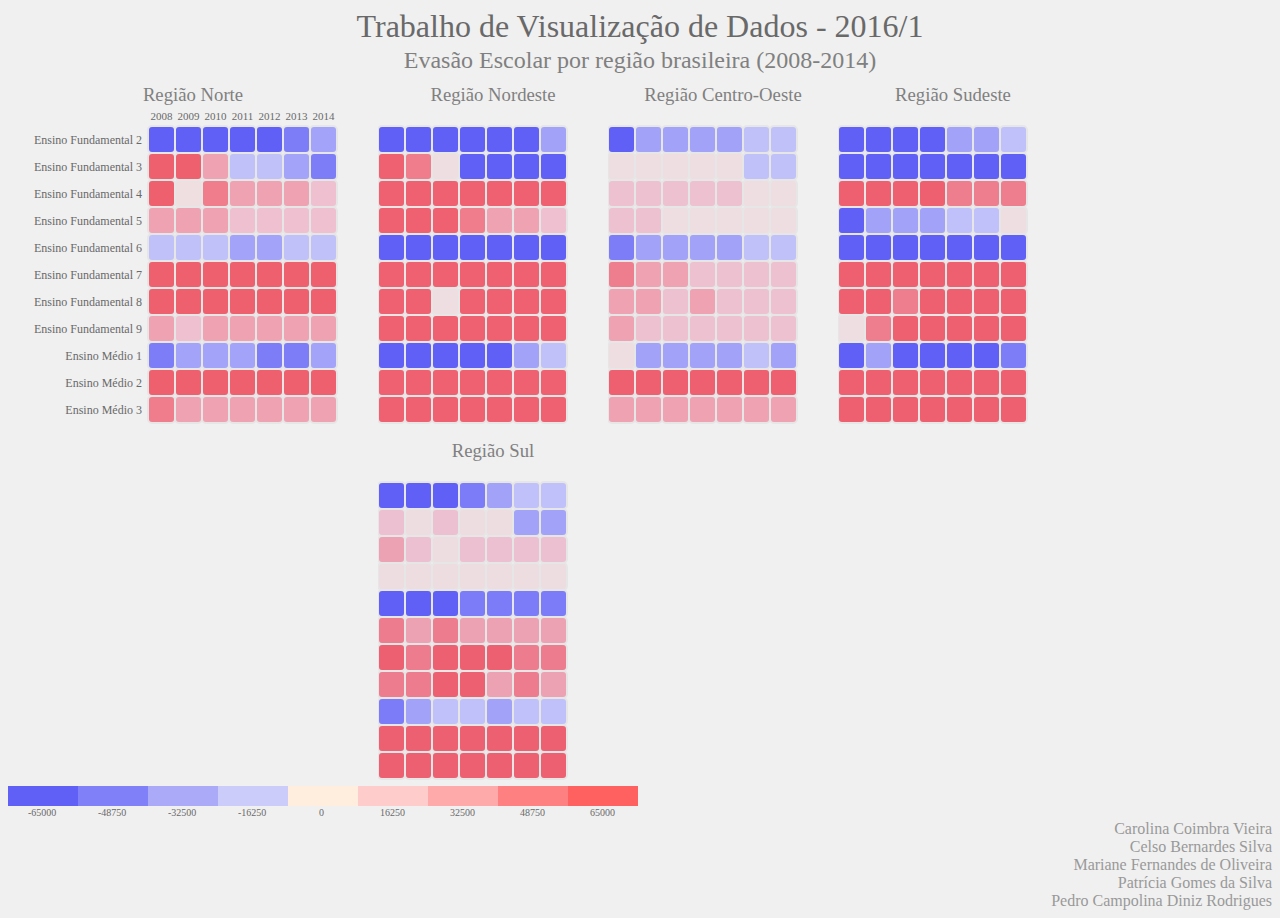
<file: index.html>
<!DOCTYPE html>
<html>
  <head>
    <title>Evasão escolar por região brasileira (2008-2014)</title>    
    <meta charset="utf-8"/>
    <script type="text/javascript" src="d3/d3.min.js"></script>
    <link rel="stylesheet" type="text/css" href="index.css">

  </head>
  <body>

    <h1>Trabalho de Visualização de Dados - 2016/1</h1>
    <h2>Evasão Escolar por região brasileira (2008-2014)</h2>
       
    <div id="evasao">

      <div id="evasaoNorte"><h3>Região Norte</h3></div>
      <div id="evasaoNordeste"><h3>Região Nordeste</h3></div>
      <div id="evasaoCentroOeste"><h3>Região Centro-Oeste</h3></div>
      <div id="evasaoSudeste"><h3>Região Sudeste</h3></div>
      <div id="evasaoSul"><h3>Região Sul</h3></div>

    </div>
    
    <footer>Carolina Coimbra Vieira</footer>
    <footer>Celso Bernardes Silva</footer>
    <footer>Mariane Fernandes de Oliveira</footer>
    <footer>Patrícia Gomes da Silva</footer>
    <footer>Pedro Campolina Diniz Rodrigues</footer>
    
    
    <script type="text/javascript" src="Evasao.js"></script>
  </body>
</html>
</file>
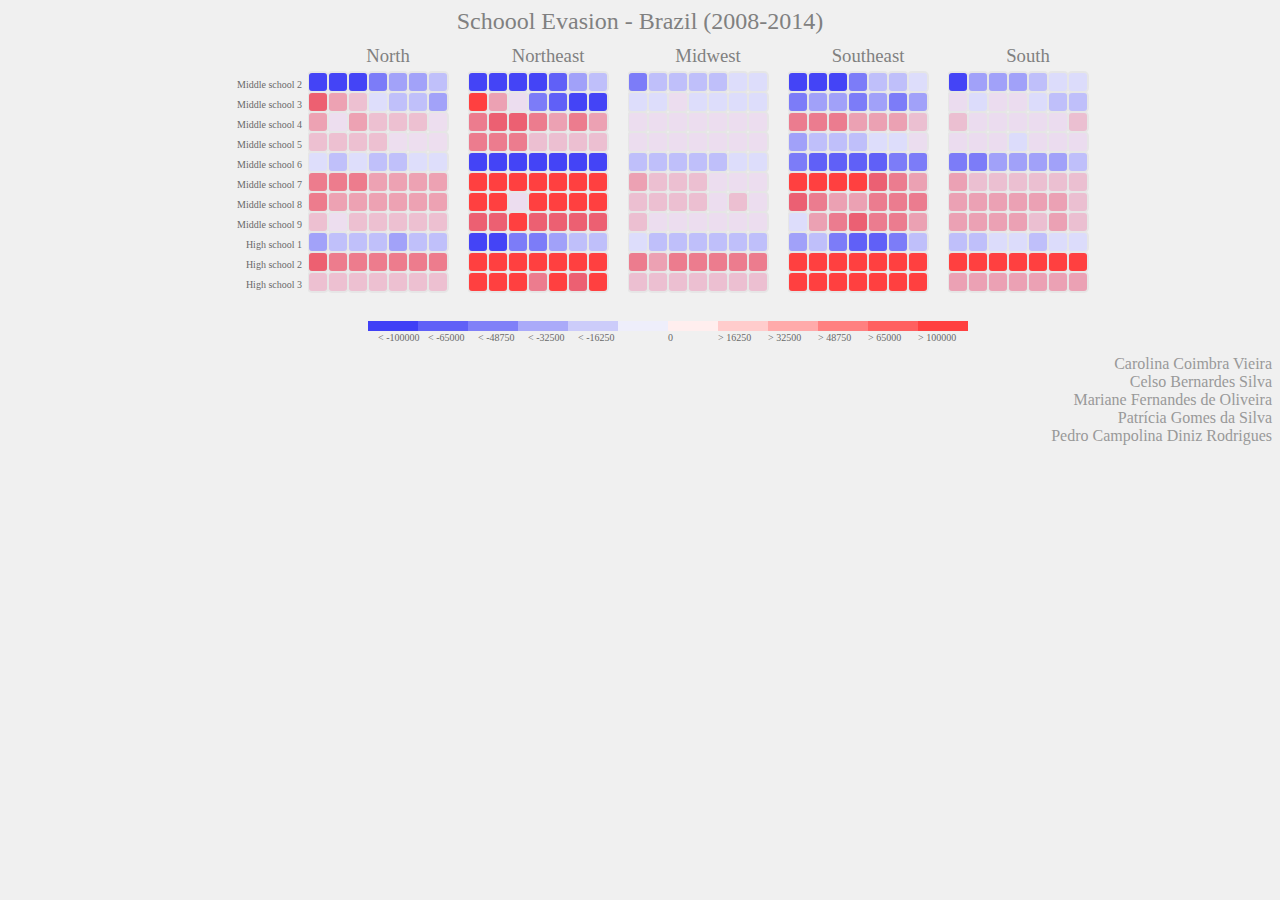
<file: Interativo/index.html>
<!DOCTYPE html>
<html>
  <head>
    <title>Brazil</title>    
    <meta charset="utf-8"/>
    <script type="text/javascript" src="d3/d3.min.js"></script>
    <link rel="stylesheet" type="text/css" href="index.css">

  </head>
  <body>
    <h2>Schoool Evasion - Brazil (2008-2014)</h2>
       
    <div id="evasion">
      <div id="schoolLevel"></div>
      <div id="evasionNorth"><h3>North</h3></div>
      <div id="evasionNortheast"><h3>Northeast</h3></div>
      <div id="evasionMidwest"><h3>Midwest</h3></div>
      <div id="evasionSoutheast"><h3>Southeast</h3></div>
      <div id="evasionSouth"><h3>South</h3></div>

    </div>
    
    <footer>Carolina Coimbra Vieira</footer>
    <footer>Celso Bernardes Silva</footer>
    <footer>Mariane Fernandes de Oliveira</footer>
    <footer>Patrícia Gomes da Silva</footer>
    <footer>Pedro Campolina Diniz Rodrigues</footer>
    
    
    <script type="text/javascript" src="evasion.js"></script>
  </body>
</html>
</file>
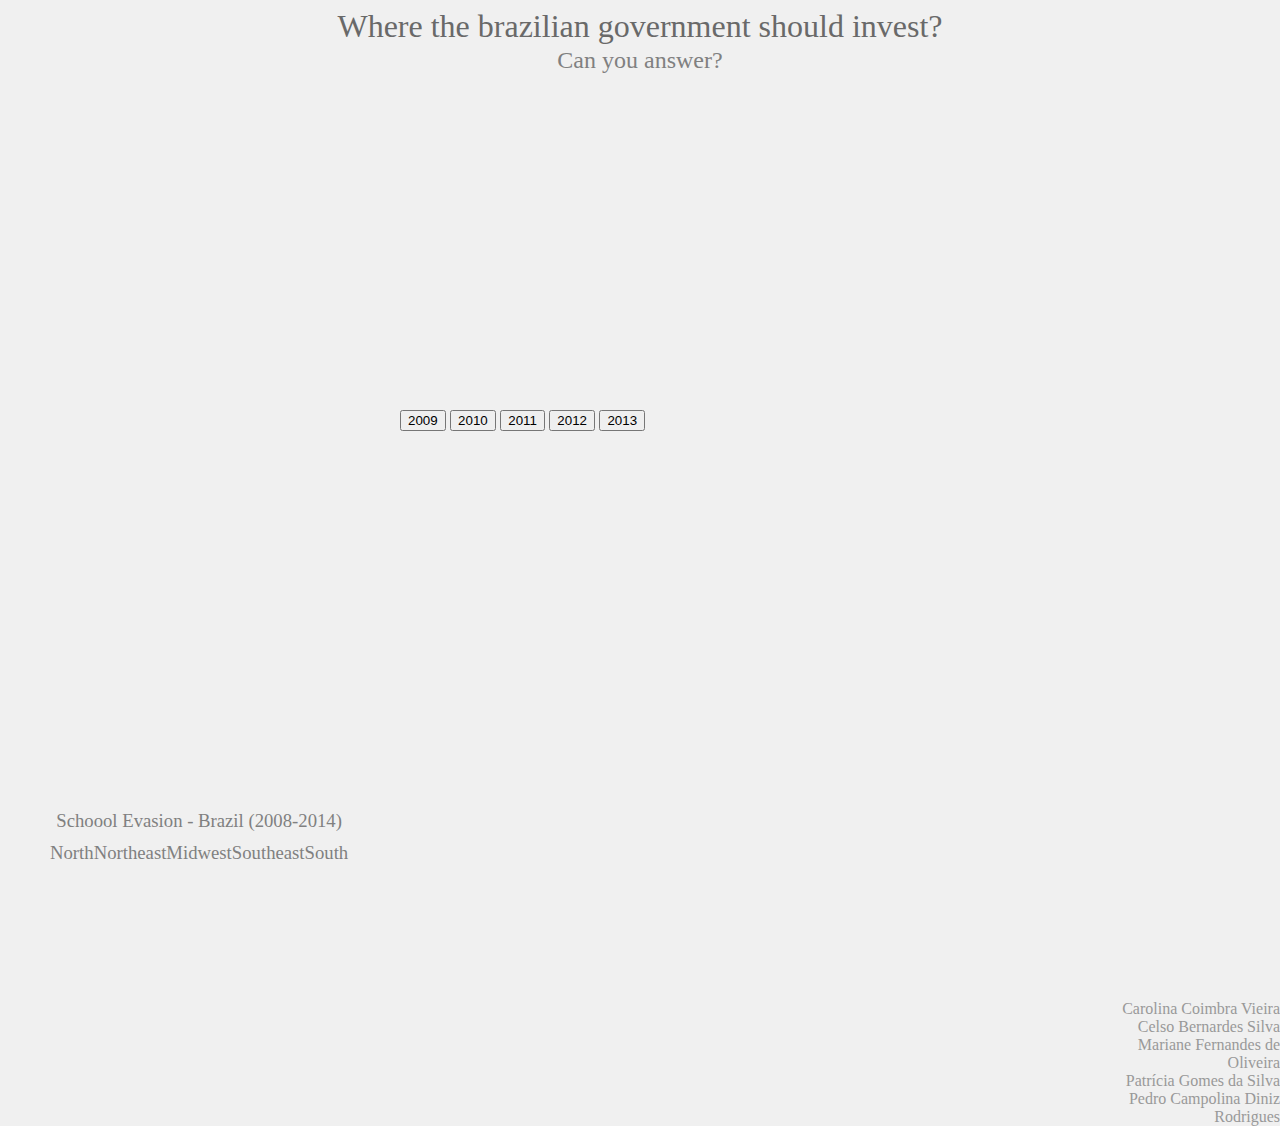
<file: Painel/index.html>
<!DOCTYPE html>
<html>
  <head>
    <title>Brazil</title>    
    <meta charset="utf-8"/>
    <script src="https://d3js.org/d3.v3.min.js"></script>
    <script src="https://d3js.org/d3-queue.v2.min.js"></script>
    <script src="https://d3js.org/topojson.v1.min.js"></script>
        
    <link rel="stylesheet" type="text/css" href="index.css">

  </head>
  <body>
    
    <h1>Where the brazilian government should invest?</h1>
    <h2>Can you answer?</h2>

    <div id="evasion"><h3>Schoool Evasion - Brazil (2008-2014)</h3>
      <div id="schoolLevel"></div>
      <div id="evasionNorth"><h3>North</h3></div>
      <div id="evasionNortheast"><h3>Northeast</h3></div>
      <div id="evasionMidwest"><h3>Midwest</h3></div>
      <div id="evasionSoutheast"><h3>Southeast</h3></div>
      <div id="evasionSouth"><h3>South</h3></div>
    </div>

    
	<div id="squareOne"></div>
	<div id="squareTwo"></div>
	<div id="squareThree"></div>
	<div id="squareFour"></div>
	<div id="squareFive"></div>
    
  <script type="text/javascript" src="evasion.js"></script>
  <script type="text/javascript" src="map.js"></script>
  <script type="text/javascript" src="bar_chart.js"></script>
	<script type="text/javascript" src="donut_chart.js"></script>
	<script type="text/javascript" src = "medley.js"></script>
	<script type="text/javascript" src = "d3.layout.cloud.js"></script>

	<div id ="buttons">
        <input name="2009Button" type="button" value="2009" onclick="setYear(0)"/>
        <input name="2010Button" type="button" value="2010" onclick="setYear(1)"/>
        <input name="2011Button" type="button" value="2011" onclick="setYear(2)"/>
        <input name="2012Button" type="button" value="2012" onclick="setYear(3)"/>
        <input name="2013Button" type="button" value="2013" onclick="setYear(4)"/>
  </div>

  <div id= "names">
    <footer>Carolina Coimbra Vieira</footer>
    <footer>Celso Bernardes Silva</footer>
    <footer>Mariane Fernandes de Oliveira</footer>
    <footer>Patrícia Gomes da Silva</footer>
    <footer>Pedro Campolina Diniz Rodrigues</footer>
  </div>
	
  </body>
</html>
</file>
<file: index.css>
body{
	background-color: #F0F0F0;
}

h1 {
	font-family: "Tahoma";
    font-size: 35;
    font-weight: 400;
    color: #696969;
    text-align: center;
    margin: 2px;

}
h2{
	font-family: "Tahoma";
    font-size: 25;
    font-weight: 400;
    color: #808080;
    text-align: center;
    margin: 0px;
}
h3{
    font-family: "Tahoma";
    font-size: 15;
    font-weight: 200;
    color: #808080;
    text-align: center;
    margin-top: 10px;
    margin-bottom: 0px;
}

footer {
	font-family: "Tahoma";
    font-size: 10;
    font-weight: 200;
    color: #999999;
    text-align: right;
    margin: 0px;
}


rect.borda {
    stroke: #E6E6E6;
    stroke-width:2px;   
}


#evasao{
    margin: 0px;
}
#evasaoNorte {
    position: relative;
    float: left;
    margin: 0px;
}
#evasaoNordeste {
    position: relative;
    float: left;
    margin: 0px;
}
#evasaoCentroOeste {
    position: relative;
    float: left;
    margin: 0px;
}
#evasaoSudeste {
    position: relative;
    float: left;
    margin: 0px;
}
#evasaoSul {
    position: relative;
    float: left;
    margin: 0px;
}
</file>
<file: Interativo/index.css>
body{
	background-color: #F0F0F0;
}

h2{
	font-family: "Tahoma";
    font-size: 25;
    font-weight: 400;
    color: #808080;
    text-align: center;
    margin: 0px;
}
h3{
    font-family: "Tahoma";
    font-size: 15;
    font-weight: 200;
    color: #808080;
    text-align: center;
    margin-top: 10px;
    margin-bottom: 0px;
}

footer {
	font-family: "Tahoma";
    font-size: 10;
    font-weight: 200;
    color: #999999;
    text-align: right;
    margin: 0px;
}

rect.contour {
    stroke: #E6E6E6;
    stroke-width:2px;   
}

div.tooltip {
    position: absolute;    
    text-align: center;    
    width: 90px;          
    height: 70px;        
    padding: 2px;      
    font: 10px Tahoma;    
    background: rgba(0, 0, 0, 0.8);
    border: 0px;    
    border-radius: 2px;    
    pointer-events: none;    
    color: #FFFFFF;  
}

#evasion{
    margin: 0px;
}
#schoolLevel {
    position: relative;
    float: left;
    margin: 0px;
}
#evasionNorth {
    position: relative;
    float: left;
    margin: 0px;
}
#evasionNortheast {
    position: relative;
    float: left;
    margin: 0px;
}
#evasionMidwest {
    position: relative;
    float: left;
    margin: 0px;
}
#evasionSoutheast {
    position: relative;
    float: left;
    margin: 0px;
}
#evasionSouth {
    position: relative;
    float: left;
    margin: 0px;
}
</file>
<file: Painel/index.css>
body {
  font-family: "Exo 2", sans-serif;
  background-color: #F0F0F0;
  color: #333;
}
h1 {
	font-family: "Tahoma";
    font-size: 35;
    font-weight: 400;
    color: #696969;
    text-align: center;
    margin: 2px;

}
h2{
	font-family: "Tahoma";
    font-size: 25;
    font-weight: 400;
    color: #808080;
    text-align: center;
    margin: 0px;
}
h3{
    font-family: "Tahoma";
    font-size: 15;
    font-weight: 200;
    color: #808080;
    text-align: center;
    margin-top: 10px;
    margin-bottom: 0px;
}

footer {
	font-family: "Tahoma";
  font-size: 10;
  font-weight: 200;
  color: #999999;
  text-align: right;
  margin: 0px;
}

#buttons{
	position:absolute;
	top:410px;
	left:400px; 
}


rect.contour {
    stroke: #E6E6E6;
    stroke-width:2px;   
}

div.tooltipEvasion {
    position: absolute;    
    text-align: center;    
    width: 90px;          
    height: 70px;        
    padding: 2px;      
    font: 10px Tahoma;    
    background: rgba(0, 0, 0, 0.8);
    border: 0px;    
    border-radius: 2px;    
    pointer-events: none;    
    color: #FFFFFF;  
}

#names{
	position:absolute;
	float: middle;
	top:1000px;
	left:85%;
}

#evasion{
	position:absolute;
	float:left;
  margin: 0px;
	top: 800px;
	left:50px
}
#schoolLevel {
    position: relative;
    float: left;
    margin: 0px;
}
#evasionNorth {
    position: relative;
    float: left;
    margin: 0px;
}
#evasionNortheast {
    position: relative;
    float: left;
    margin: 0px;
}
#evasionMidwest {
    position: relative;
    float: left;
    margin: 0px;
}
#evasionSoutheast {
    position: relative;
    float: left;
    margin: 0px;
}
#evasionSouth {
    position: relative;
    float: left;
    margin: 0px;
}

.state_contour {
  fill: none;
  stroke: none;
  stroke-linejoin: round;
  fill-opacity: 0.2;
}

.subunitNorte{
    fill: #000000;
}
.subunitNordeste{
    fill: #000000;
}
.subunitCentroOeste{
    fill: #000000;
}
.subunitSudeste{
    fill: #000000;
}
.subunitSul{
    fill: #000000;
}


.hidden { 
  display: none; 
}
div.tooltip {
  position: absolute;    
  text-align: center;    
  width: 130px;          
  height: 45px;        
  padding: 2px;      
  font: 10px Tahoma;    
  background: rgba(0, 0, 0, 0.8);
  border: 0px;    
  border-radius: 2px;    
  pointer-events: none;    
  color: #FFFFFF;    
}

div.tooltipDonut {
  position: absolute;    
  text-align: center;    
  width: 150px;          
  height: 60px;        
  padding: 2px;      
  font: 10px Tahoma;    
  background: rgba(0, 0, 0, 0.8);
  border: 0px;    
  border-radius: 2px;    
  pointer-events: none;    
  color: #FFFFFF;    
}

#squareOne {    
position:absolute;
top:50px;
left:300px;
width:350px;
height: 350px; 
}
#squareTwo {    
position:absolute;
top:130px;
left:700px;
width:450px;
height: 280px;
}
#squareThree {    
position:absolute;
top:450px;
left:300px;
width:270px;
height: 270px;
}
#squareFour {    
position:absolute;
top:480px;
left:600px;
width:300px;
height: 300px;
}
#squareFive {    
position:absolute;
top:440px;
left:850px;
width:380px;
height: 280px;
}

.chart div {
  font: 10px sans-serif;
  text-align: right;
  padding: 3px;
  margin: 1px; 
  color: white;
}

.widget {
  display: inline-block;
  border: 1px solid #AAA;
  background: white;
}

#chart {
  height: 400px;
  width: 500px;
}

svg {
  shape-rendering: crispEdges;
}

.bar {
  fill: steelblue;
}

.value {
  font-size: 9px;
  font-weight: 300;
  fill: #696969;
}

.label {
  font-size: 9px;
  fill: #696969;
}

.axis {
  path {
    fill: none;
  }
  .tick line {
  stroke-width: 1;
  stroke: red;
  };
 
  font-size: 8px;
  fill: #696969;
}

.slice {
  font-size: 12pt;
  font-family: Tahoma;
  fill: #696969; 	
} 

.title {
	font-family: Tahoma;
  font-size: 10px;	
  font-weight: bold;  
  fill: #696969; 	
}

.legend {
	font-size: 7pt;
  font-family: Tahoma;
  fill: #696969; 
}
</file>
